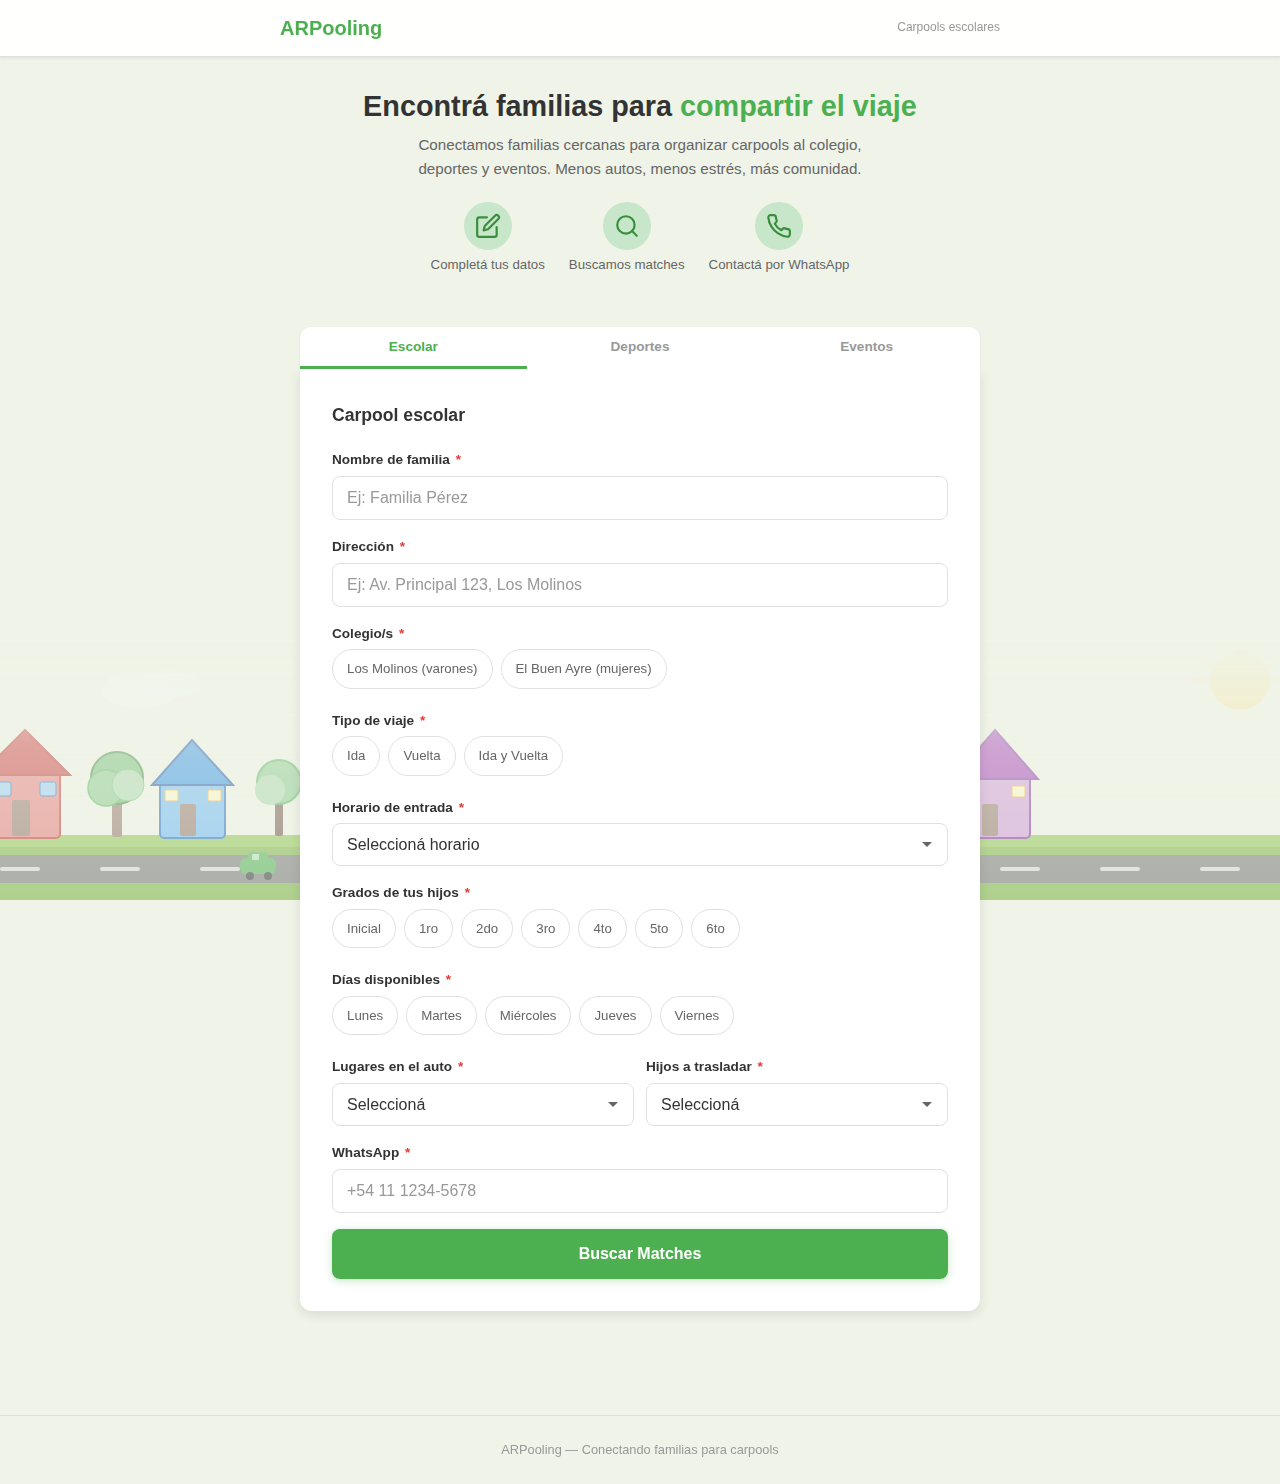
<file: index.html>
<!DOCTYPE html>
<html lang="es">
<head>
  <meta charset="UTF-8">
  <meta name="viewport" content="width=device-width, initial-scale=1.0">
  <title>ARPooling - Carpools Escolares</title>
  <link rel="icon" href="data:image/svg+xml,<svg xmlns='http://www.w3.org/2000/svg' viewBox='0 0 100 100'><rect rx='18' width='80' height='45' x='10' y='35' fill='%234CAF50'/><rect rx='10' width='50' height='30' x='20' y='12' fill='%234CAF50'/><circle cx='28' cy='82' r='10' fill='%23333'/><circle cx='72' cy='82' r='10' fill='%23333'/><rect x='25' y='18' width='18' height='16' rx='3' fill='%23fff' opacity='.7'/><rect x='48' y='18' width='18' height='16' rx='3' fill='%23fff' opacity='.7'/></svg>">
  <link rel="stylesheet" href="styles.css">
</head>
<body>

  <!-- Navbar -->
  <nav class="navbar">
    <div class="navbar-content">
      <a href="index.html" class="navbar-brand">ARPooling</a>
      <span class="navbar-tagline">Carpools escolares</span>
    </div>
  </nav>

  <!-- Hero -->
  <section class="hero">
    <h1>Encontrá familias para <span>compartir el viaje</span></h1>
    <p>Conectamos familias cercanas para organizar carpools al colegio, deportes y eventos. Menos autos, menos estrés, más comunidad.</p>
    <div class="hero-steps">
      <div class="hero-step">
        <div class="hero-step-icon hero-step-1"></div>
        <span>Completá tus datos</span>
      </div>
      <div class="hero-step">
        <div class="hero-step-icon hero-step-2"></div>
        <span>Buscamos matches</span>
      </div>
      <div class="hero-step">
        <div class="hero-step-icon hero-step-3"></div>
        <span>Contactá por WhatsApp</span>
      </div>
    </div>
  </section>

  <!-- Tabs -->
  <div class="container">
    <div class="tabs">
      <button class="tab-btn active" data-tab="escolar">Escolar</button>
      <button class="tab-btn" data-tab="deportes">Deportes</button>
      <button class="tab-btn" data-tab="eventos">Eventos</button>
    </div>

    <!-- ================================ -->
    <!-- TAB: ESCOLAR                     -->
    <!-- ================================ -->
    <div id="tab-escolar" class="tab-panel active">
      <form id="formEscolar" class="card" novalidate>
        <h2 class="card-title">Carpool escolar</h2>

        <!-- Nombre -->
        <div class="form-group">
          <label for="esc-nombre">Nombre de familia <span class="required">*</span></label>
          <input type="text" id="esc-nombre" class="form-input" placeholder="Ej: Familia Pérez" autocomplete="off">
          <div id="esc-nombre-error" class="form-error"></div>
        </div>

        <!-- Dirección -->
        <div class="form-group">
          <label for="esc-direccion">Dirección <span class="required">*</span></label>
          <input type="text" id="esc-direccion" class="form-input" placeholder="Ej: Av. Principal 123, Los Molinos" autocomplete="off">
          <div id="esc-direccion-error" class="form-error"></div>
        </div>

        <!-- Colegios -->
        <div class="form-group">
          <label>Colegio/s <span class="required">*</span></label>
          <div class="checkbox-group" id="esc-colegios">
            <div class="checkbox-chip">
              <input type="checkbox" id="col-los-molinos" name="colegios" value="los_molinos">
              <label for="col-los-molinos">Los Molinos (varones)</label>
            </div>
            <div class="checkbox-chip">
              <input type="checkbox" id="col-el-buen-ayre" name="colegios" value="el_buen_ayre">
              <label for="col-el-buen-ayre">El Buen Ayre (mujeres)</label>
            </div>
          </div>
          <div id="esc-colegios-error" class="form-error"></div>
        </div>

        <!-- Tipo de viaje -->
        <div class="form-group">
          <label>Tipo de viaje <span class="required">*</span></label>
          <div class="radio-group" id="esc-tipo-viaje">
            <div class="radio-chip">
              <input type="radio" id="tipo-ida" name="tipoViaje" value="ida">
              <label for="tipo-ida">Ida</label>
            </div>
            <div class="radio-chip">
              <input type="radio" id="tipo-vuelta" name="tipoViaje" value="vuelta">
              <label for="tipo-vuelta">Vuelta</label>
            </div>
            <div class="radio-chip">
              <input type="radio" id="tipo-ambos" name="tipoViaje" value="ida_y_vuelta">
              <label for="tipo-ambos">Ida y Vuelta</label>
            </div>
          </div>
          <div id="esc-tipo-viaje-error" class="form-error"></div>
        </div>

        <!-- Horario de entrada -->
        <div class="form-group" id="grupo-horario-entrada">
          <label for="esc-horario-entrada">Horario de entrada <span class="required">*</span></label>
          <select id="esc-horario-entrada" class="form-select">
            <option value="">Seleccioná horario</option>
            <option value="7:30 AM">7:30 AM</option>
            <option value="7:45 AM">7:45 AM</option>
            <option value="8:00 AM">8:00 AM</option>
            <option value="8:15 AM">8:15 AM</option>
            <option value="8:30 AM">8:30 AM</option>
          </select>
          <div id="esc-horario-entrada-error" class="form-error"></div>
        </div>

        <!-- Horario de salida -->
        <div class="form-group hidden" id="grupo-horario-salida">
          <label for="esc-horario-salida">Horario de salida <span class="required">*</span></label>
          <select id="esc-horario-salida" class="form-select">
            <option value="">Seleccioná horario</option>
            <option value="3:45 PM">3:45 PM</option>
            <option value="4:00 PM">4:00 PM</option>
            <option value="4:15 PM">4:15 PM</option>
            <option value="4:30 PM">4:30 PM</option>
          </select>
          <div id="esc-horario-salida-error" class="form-error"></div>
        </div>

        <!-- Grados -->
        <div class="form-group">
          <label>Grados de tus hijos <span class="required">*</span></label>
          <div class="checkbox-group" id="esc-grados">
            <div class="checkbox-chip"><input type="checkbox" id="grado-0" name="grados" value="0"><label for="grado-0">Inicial</label></div>
            <div class="checkbox-chip"><input type="checkbox" id="grado-1" name="grados" value="1"><label for="grado-1">1ro</label></div>
            <div class="checkbox-chip"><input type="checkbox" id="grado-2" name="grados" value="2"><label for="grado-2">2do</label></div>
            <div class="checkbox-chip"><input type="checkbox" id="grado-3" name="grados" value="3"><label for="grado-3">3ro</label></div>
            <div class="checkbox-chip"><input type="checkbox" id="grado-4" name="grados" value="4"><label for="grado-4">4to</label></div>
            <div class="checkbox-chip"><input type="checkbox" id="grado-5" name="grados" value="5"><label for="grado-5">5to</label></div>
            <div class="checkbox-chip"><input type="checkbox" id="grado-6" name="grados" value="6"><label for="grado-6">6to</label></div>
          </div>
          <div id="esc-grados-error" class="form-error"></div>
        </div>

        <!-- Días -->
        <div class="form-group">
          <label>Días disponibles <span class="required">*</span></label>
          <div class="checkbox-group" id="esc-dias">
            <div class="checkbox-chip"><input type="checkbox" id="esc-dia-1" name="dias" value="1"><label for="esc-dia-1">Lunes</label></div>
            <div class="checkbox-chip"><input type="checkbox" id="esc-dia-2" name="dias" value="2"><label for="esc-dia-2">Martes</label></div>
            <div class="checkbox-chip"><input type="checkbox" id="esc-dia-3" name="dias" value="3"><label for="esc-dia-3">Miércoles</label></div>
            <div class="checkbox-chip"><input type="checkbox" id="esc-dia-4" name="dias" value="4"><label for="esc-dia-4">Jueves</label></div>
            <div class="checkbox-chip"><input type="checkbox" id="esc-dia-5" name="dias" value="5"><label for="esc-dia-5">Viernes</label></div>
          </div>
          <div id="esc-dias-error" class="form-error"></div>
        </div>

        <!-- Lugares en auto -->
        <div class="form-row">
          <div class="form-group form-half">
            <label for="esc-lugares">Lugares en el auto <span class="required">*</span></label>
            <select id="esc-lugares" class="form-select">
              <option value="">Seleccioná</option>
              <option value="1">1 lugar</option>
              <option value="2">2 lugares</option>
              <option value="3">3 lugares</option>
              <option value="4">4 lugares</option>
              <option value="5">5 lugares</option>
            </select>
            <div id="esc-lugares-error" class="form-error"></div>
          </div>
          <div class="form-group form-half">
            <label for="esc-hijos">Hijos a trasladar <span class="required">*</span></label>
            <select id="esc-hijos" class="form-select">
              <option value="">Seleccioná</option>
              <option value="1">1 hijo</option>
              <option value="2">2 hijos</option>
              <option value="3">3 hijos</option>
              <option value="4">4 hijos</option>
            </select>
            <div id="esc-hijos-error" class="form-error"></div>
          </div>
        </div>

        <!-- WhatsApp -->
        <div class="form-group">
          <label for="esc-whatsapp">WhatsApp <span class="required">*</span></label>
          <input type="tel" id="esc-whatsapp" class="form-input" placeholder="+54 11 1234-5678" autocomplete="off">
          <div id="esc-whatsapp-error" class="form-error"></div>
        </div>

        <button type="submit" class="btn btn-primary">Buscar Matches</button>
      </form>
    </div>

    <!-- ================================ -->
    <!-- TAB: DEPORTES                    -->
    <!-- ================================ -->
    <div id="tab-deportes" class="tab-panel">
      <form id="formDeportes" class="card" novalidate>
        <h2 class="card-title">Carpool deportivo</h2>

        <!-- Nombre -->
        <div class="form-group">
          <label for="dep-nombre">Nombre de familia <span class="required">*</span></label>
          <input type="text" id="dep-nombre" class="form-input" placeholder="Ej: Familia Pérez" autocomplete="off">
          <div id="dep-nombre-error" class="form-error"></div>
        </div>

        <!-- Dirección -->
        <div class="form-group">
          <label for="dep-direccion">Dirección <span class="required">*</span></label>
          <input type="text" id="dep-direccion" class="form-input" placeholder="Ej: Av. Principal 123" autocomplete="off">
          <div id="dep-direccion-error" class="form-error"></div>
        </div>

        <!-- Deportes -->
        <div class="form-group">
          <label>Deporte/s <span class="required">*</span></label>
          <div class="checkbox-group" id="dep-deportes">
            <div class="checkbox-chip"><input type="checkbox" id="dep-futbol" name="deportes" value="futbol"><label for="dep-futbol">Fútbol</label></div>
            <div class="checkbox-chip"><input type="checkbox" id="dep-hockey" name="deportes" value="hockey"><label for="dep-hockey">Hockey</label></div>
            <div class="checkbox-chip"><input type="checkbox" id="dep-tenis" name="deportes" value="tenis"><label for="dep-tenis">Tenis</label></div>
            <div class="checkbox-chip"><input type="checkbox" id="dep-rugby" name="deportes" value="rugby"><label for="dep-rugby">Rugby</label></div>
            <div class="checkbox-chip"><input type="checkbox" id="dep-natacion" name="deportes" value="natacion"><label for="dep-natacion">Natación</label></div>
            <div class="checkbox-chip"><input type="checkbox" id="dep-otro" name="deportes" value="otro"><label for="dep-otro">Otro</label></div>
          </div>
          <div id="dep-deportes-error" class="form-error"></div>
        </div>

        <!-- Día -->
        <div class="form-group">
          <label for="dep-dia">Día <span class="required">*</span></label>
          <select id="dep-dia" class="form-select">
            <option value="">Seleccioná un día</option>
            <option value="Lunes">Lunes</option>
            <option value="Martes">Martes</option>
            <option value="Miércoles">Miércoles</option>
            <option value="Jueves">Jueves</option>
            <option value="Viernes">Viernes</option>
            <option value="Sábado">Sábado</option>
            <option value="Domingo">Domingo</option>
          </select>
          <div id="dep-dia-error" class="form-error"></div>
        </div>

        <!-- Horario -->
        <div class="form-group">
          <label for="dep-horario">Horario <span class="required">*</span></label>
          <select id="dep-horario" class="form-select">
            <option value="">Seleccioná horario</option>
            <option value="8:00 AM">8:00 AM</option>
            <option value="8:30 AM">8:30 AM</option>
            <option value="9:00 AM">9:00 AM</option>
            <option value="9:30 AM">9:30 AM</option>
            <option value="10:00 AM">10:00 AM</option>
            <option value="10:30 AM">10:30 AM</option>
            <option value="11:00 AM">11:00 AM</option>
            <option value="11:30 AM">11:30 AM</option>
            <option value="12:00 PM">12:00 PM</option>
            <option value="12:30 PM">12:30 PM</option>
            <option value="1:00 PM">1:00 PM</option>
            <option value="1:30 PM">1:30 PM</option>
            <option value="2:00 PM">2:00 PM</option>
            <option value="2:30 PM">2:30 PM</option>
            <option value="3:00 PM">3:00 PM</option>
            <option value="3:30 PM">3:30 PM</option>
            <option value="4:00 PM">4:00 PM</option>
            <option value="4:30 PM">4:30 PM</option>
            <option value="5:00 PM">5:00 PM</option>
            <option value="5:30 PM">5:30 PM</option>
            <option value="6:00 PM">6:00 PM</option>
          </select>
          <div id="dep-horario-error" class="form-error"></div>
        </div>

        <!-- Lugares / Hijos -->
        <div class="form-row">
          <div class="form-group form-half">
            <label for="dep-lugares">Lugares en el auto <span class="required">*</span></label>
            <select id="dep-lugares" class="form-select">
              <option value="">Seleccioná</option>
              <option value="1">1 lugar</option>
              <option value="2">2 lugares</option>
              <option value="3">3 lugares</option>
              <option value="4">4 lugares</option>
              <option value="5">5 lugares</option>
            </select>
            <div id="dep-lugares-error" class="form-error"></div>
          </div>
          <div class="form-group form-half">
            <label for="dep-hijos">Hijos a trasladar <span class="required">*</span></label>
            <select id="dep-hijos" class="form-select">
              <option value="">Seleccioná</option>
              <option value="1">1 hijo</option>
              <option value="2">2 hijos</option>
              <option value="3">3 hijos</option>
              <option value="4">4 hijos</option>
            </select>
            <div id="dep-hijos-error" class="form-error"></div>
          </div>
        </div>

        <!-- WhatsApp -->
        <div class="form-group">
          <label for="dep-whatsapp">WhatsApp <span class="required">*</span></label>
          <input type="tel" id="dep-whatsapp" class="form-input" placeholder="+54 11 1234-5678" autocomplete="off">
          <div id="dep-whatsapp-error" class="form-error"></div>
        </div>

        <button type="submit" class="btn btn-primary">Buscar Matches</button>
      </form>
    </div>

    <!-- ================================ -->
    <!-- TAB: EVENTOS                     -->
    <!-- ================================ -->
    <div id="tab-eventos" class="tab-panel">
      <form id="formEventos" class="card" novalidate>
        <h2 class="card-title">Carpool para evento</h2>

        <!-- Nombre -->
        <div class="form-group">
          <label for="evt-nombre">Nombre de familia <span class="required">*</span></label>
          <input type="text" id="evt-nombre" class="form-input" placeholder="Ej: Familia Pérez" autocomplete="off">
          <div id="evt-nombre-error" class="form-error"></div>
        </div>

        <!-- Dirección -->
        <div class="form-group">
          <label for="evt-direccion">Dirección de tu casa <span class="required">*</span></label>
          <input type="text" id="evt-direccion" class="form-input" placeholder="Ej: Av. Principal 123" autocomplete="off">
          <div id="evt-direccion-error" class="form-error"></div>
        </div>

        <!-- Fecha -->
        <div class="form-group">
          <label for="evt-fecha">Fecha del evento <span class="required">*</span></label>
          <input type="date" id="evt-fecha" class="form-input">
          <div id="evt-fecha-error" class="form-error"></div>
        </div>

        <!-- Horario -->
        <div class="form-group">
          <label for="evt-horario">Horario del evento <span class="required">*</span></label>
          <select id="evt-horario" class="form-select">
            <option value="">Seleccioná horario</option>
            <option value="12:00 PM">12:00 PM</option>
            <option value="12:30 PM">12:30 PM</option>
            <option value="1:00 PM">1:00 PM</option>
            <option value="1:30 PM">1:30 PM</option>
            <option value="2:00 PM">2:00 PM</option>
            <option value="2:30 PM">2:30 PM</option>
            <option value="3:00 PM">3:00 PM</option>
            <option value="3:30 PM">3:30 PM</option>
            <option value="4:00 PM">4:00 PM</option>
            <option value="4:30 PM">4:30 PM</option>
            <option value="5:00 PM">5:00 PM</option>
            <option value="5:30 PM">5:30 PM</option>
            <option value="6:00 PM">6:00 PM</option>
            <option value="6:30 PM">6:30 PM</option>
            <option value="7:00 PM">7:00 PM</option>
          </select>
          <div id="evt-horario-error" class="form-error"></div>
        </div>

        <!-- Descripción -->
        <div class="form-group">
          <label for="evt-descripcion">Descripción breve <span class="required">*</span></label>
          <input type="text" id="evt-descripcion" class="form-input" placeholder='Ej: Cumple de Sofi' autocomplete="off">
          <div id="evt-descripcion-error" class="form-error"></div>
        </div>

        <!-- Lugares / Hijos -->
        <div class="form-row">
          <div class="form-group form-half">
            <label for="evt-lugares">Lugares en el auto <span class="required">*</span></label>
            <select id="evt-lugares" class="form-select">
              <option value="">Seleccioná</option>
              <option value="1">1 lugar</option>
              <option value="2">2 lugares</option>
              <option value="3">3 lugares</option>
              <option value="4">4 lugares</option>
              <option value="5">5 lugares</option>
            </select>
            <div id="evt-lugares-error" class="form-error"></div>
          </div>
          <div class="form-group form-half">
            <label for="evt-hijos">Hijos a trasladar <span class="required">*</span></label>
            <select id="evt-hijos" class="form-select">
              <option value="">Seleccioná</option>
              <option value="1">1 hijo</option>
              <option value="2">2 hijos</option>
              <option value="3">3 hijos</option>
              <option value="4">4 hijos</option>
            </select>
            <div id="evt-hijos-error" class="form-error"></div>
          </div>
        </div>

        <!-- WhatsApp -->
        <div class="form-group">
          <label for="evt-whatsapp">WhatsApp <span class="required">*</span></label>
          <input type="tel" id="evt-whatsapp" class="form-input" placeholder="+54 11 1234-5678" autocomplete="off">
          <div id="evt-whatsapp-error" class="form-error"></div>
        </div>

        <button type="submit" class="btn btn-primary">Buscar Matches</button>
      </form>
    </div>
  </div>

  <!-- Footer -->
  <footer class="footer">
    ARPooling &mdash; Conectando familias para carpools
  </footer>

  <!-- Loading overlay -->
  <div id="loadingOverlay" class="loading-overlay">
    <div class="spinner"></div>
    <span class="loading-text">Buscando familias compatibles...</span>
  </div>

  <script src="script.js"></script>
</body>
</html>
</file>
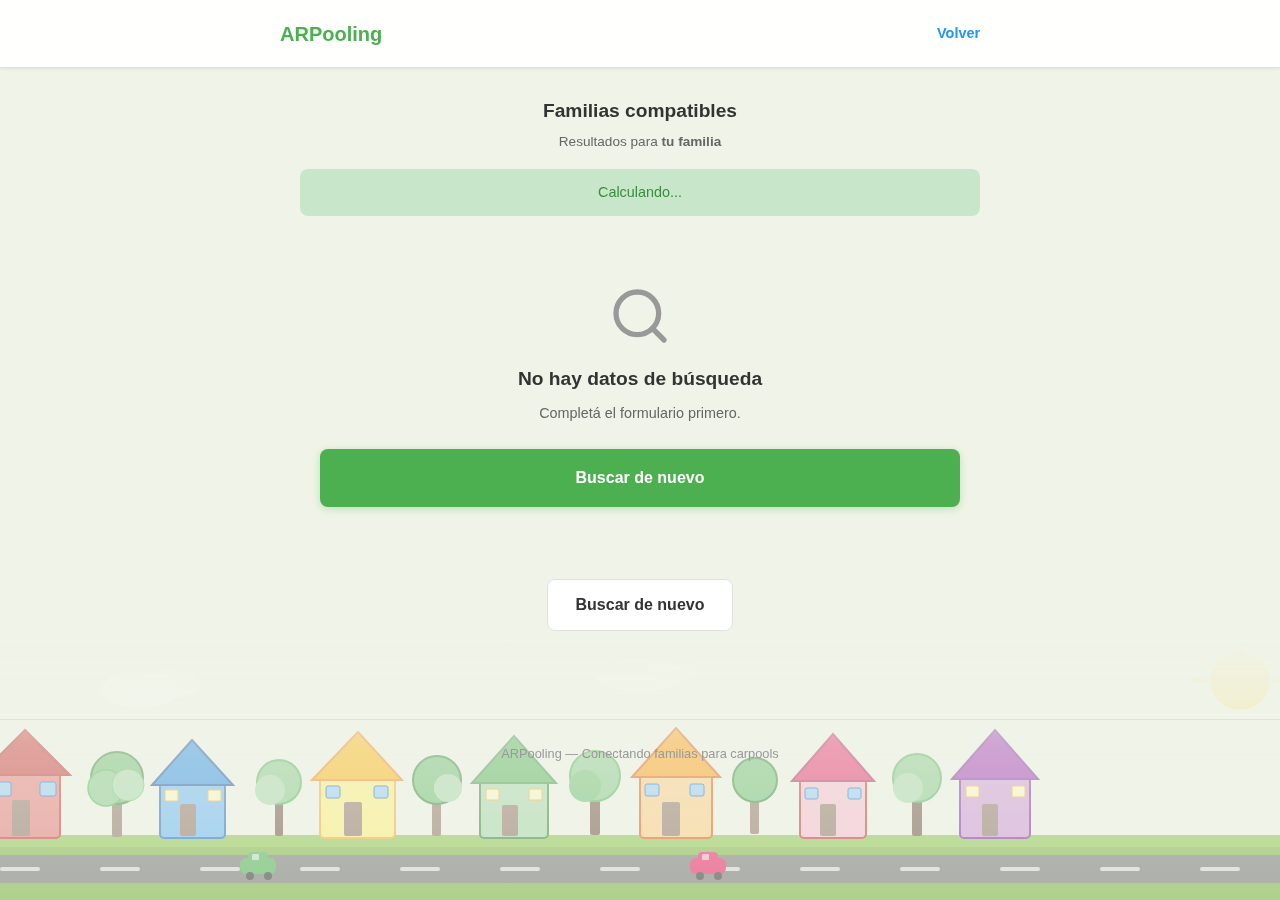
<file: results.html>
<!DOCTYPE html>
<html lang="es">
<head>
  <meta charset="UTF-8">
  <meta name="viewport" content="width=device-width, initial-scale=1.0">
  <title>Resultados - ARPooling</title>
  <link rel="icon" href="data:image/svg+xml,<svg xmlns='http://www.w3.org/2000/svg' viewBox='0 0 100 100'><rect rx='18' width='80' height='45' x='10' y='35' fill='%234CAF50'/><rect rx='10' width='50' height='30' x='20' y='12' fill='%234CAF50'/><circle cx='28' cy='82' r='10' fill='%23333'/><circle cx='72' cy='82' r='10' fill='%23333'/><rect x='25' y='18' width='18' height='16' rx='3' fill='%23fff' opacity='.7'/><rect x='48' y='18' width='18' height='16' rx='3' fill='%23fff' opacity='.7'/></svg>">
  <link rel="stylesheet" href="styles.css">
</head>
<body>

  <nav class="navbar">
    <div class="navbar-content">
      <a href="index.html" class="navbar-brand">ARPooling</a>
      <a href="index.html" class="btn btn-back">Volver</a>
    </div>
  </nav>

  <div class="container">
    <div class="results-header">
      <h1>Familias compatibles</h1>
      <p>Resultados <span id="tabLabel"></span> para <strong id="userName">tu familia</strong></p>
    </div>

    <div id="resultsSummary" class="results-summary">
      Calculando...
    </div>

    <div id="resultsContainer"></div>

    <div style="text-align: center; margin-top: 24px;">
      <a href="index.html" class="btn btn-secondary">Buscar de nuevo</a>
    </div>
  </div>

  <footer class="footer">
    ARPooling — Conectando familias para carpools
  </footer>

  <script src="script.js"></script>
</body>
</html>
</file>
<file: styles.css>
/* ============================================
   ARPooling - Estilos principales
   ============================================ */

*, *::before, *::after { box-sizing: border-box; margin: 0; padding: 0; }

:root {
  --color-primary: #4CAF50;
  --color-primary-dark: #388E3C;
  --color-primary-light: #C8E6C9;
  --color-secondary: #2196F3;
  --color-secondary-dark: #1976D2;
  --color-bg: #f0f4e8;
  --color-bg-white: #ffffff;
  --color-text: #333333;
  --color-text-light: #666666;
  --color-text-muted: #999999;
  --color-border: #e0e0e0;
  --color-success: #4CAF50;
  --color-warning: #FFC107;
  --color-orange: #FF9800;
  --color-whatsapp: #25D366;
  --shadow-sm: 0 1px 3px rgba(0,0,0,0.08);
  --shadow-md: 0 4px 12px rgba(0,0,0,0.1);
  --shadow-lg: 0 8px 24px rgba(0,0,0,0.12);
  --radius-sm: 8px;
  --radius-md: 12px;
  --font-family: -apple-system, BlinkMacSystemFont, 'Segoe UI', Roboto, Oxygen, Ubuntu, sans-serif;
  --max-width: 720px;
  --transition: 0.2s ease;
}

body {
  font-family: var(--font-family);
  background: var(--color-bg);
  color: var(--color-text);
  line-height: 1.6;
  min-height: 100vh;
  position: relative;
  -webkit-text-size-adjust: 100%;
}

/* ============================================
   Child-drawn street background illustration
   ============================================ */
body::before {
  content: "";
  position: fixed;
  bottom: 0;
  left: 0;
  width: 100%;
  height: 160px;
  pointer-events: none;
  z-index: 0;
  background-image: url("data:image/svg+xml,%3Csvg xmlns='http://www.w3.org/2000/svg' viewBox='0 0 1400 260' preserveAspectRatio='xMidYMax slice'%3E%3C!-- Sky gradient at top --%3E%3Cdefs%3E%3ClinearGradient id='skyFade' x1='0' y1='0' x2='0' y2='1'%3E%3Cstop offset='0%25' stop-color='%23f0f4e8' stop-opacity='1'/%3E%3Cstop offset='40%25' stop-color='%23f0f4e8' stop-opacity='0.3'/%3E%3Cstop offset='100%25' stop-color='%23f0f4e8' stop-opacity='0'/%3E%3C/linearGradient%3E%3C/defs%3E%3C!-- Ground / grass --%3E%3Crect y='200' width='1400' height='60' fill='%237cb342' rx='0'/%3E%3Crect y='195' width='1400' height='12' fill='%238bc34a' rx='6'/%3E%3C!-- Road --%3E%3Crect y='215' width='1400' height='28' fill='%23757575' rx='2'/%3E%3Crect x='60' y='227' width='40' height='4' fill='%23fff' rx='2' opacity='0.7'/%3E%3Crect x='160' y='227' width='40' height='4' fill='%23fff' rx='2' opacity='0.7'/%3E%3Crect x='260' y='227' width='40' height='4' fill='%23fff' rx='2' opacity='0.7'/%3E%3Crect x='360' y='227' width='40' height='4' fill='%23fff' rx='2' opacity='0.7'/%3E%3Crect x='460' y='227' width='40' height='4' fill='%23fff' rx='2' opacity='0.7'/%3E%3Crect x='560' y='227' width='40' height='4' fill='%23fff' rx='2' opacity='0.7'/%3E%3Crect x='660' y='227' width='40' height='4' fill='%23fff' rx='2' opacity='0.7'/%3E%3Crect x='760' y='227' width='40' height='4' fill='%23fff' rx='2' opacity='0.7'/%3E%3Crect x='860' y='227' width='40' height='4' fill='%23fff' rx='2' opacity='0.7'/%3E%3Crect x='960' y='227' width='40' height='4' fill='%23fff' rx='2' opacity='0.7'/%3E%3Crect x='1060' y='227' width='40' height='4' fill='%23fff' rx='2' opacity='0.7'/%3E%3Crect x='1160' y='227' width='40' height='4' fill='%23fff' rx='2' opacity='0.7'/%3E%3Crect x='1260' y='227' width='40' height='4' fill='%23fff' rx='2' opacity='0.7'/%3E%3C!-- House 1 (red) --%3E%3Crect x='50' y='130' width='70' height='68' fill='%23e57373' rx='4' stroke='%23c62828' stroke-width='2'/%3E%3Cpolygon points='40,135 85,90 130,135' fill='%23c62828' stroke='%23b71c1c' stroke-width='2'/%3E%3Crect x='72' y='160' width='18' height='36' fill='%238d6e63' rx='2'/%3E%3Crect x='55' y='142' width='16' height='14' fill='%2390caf9' rx='2' stroke='%231565c0' stroke-width='1'/%3E%3Crect x='100' y='142' width='16' height='14' fill='%2390caf9' rx='2' stroke='%231565c0' stroke-width='1'/%3E%3C!-- House 2 (blue) --%3E%3Crect x='220' y='140' width='65' height='58' fill='%2364b5f6' rx='4' stroke='%231565c0' stroke-width='2'/%3E%3Cpolygon points='212,145 252,100 293,145' fill='%231e88e5' stroke='%230d47a1' stroke-width='2'/%3E%3Crect x='240' y='164' width='16' height='32' fill='%238d6e63' rx='2'/%3E%3Crect x='225' y='150' width='13' height='11' fill='%23fff9c4' rx='1' stroke='%23f9a825' stroke-width='1'/%3E%3Crect x='268' y='150' width='13' height='11' fill='%23fff9c4' rx='1' stroke='%23f9a825' stroke-width='1'/%3E%3C!-- Tree 1 --%3E%3Crect x='172' y='155' width='10' height='42' fill='%238d6e63' rx='2'/%3E%3Ccircle cx='177' cy='138' r='26' fill='%2366bb6a' stroke='%232e7d32' stroke-width='2'/%3E%3Ccircle cx='166' cy='148' r='18' fill='%2381c784' stroke='%234caf50' stroke-width='1.5'/%3E%3Ccircle cx='188' cy='145' r='16' fill='%23a5d6a7' stroke='%2366bb6a' stroke-width='1'/%3E%3C!-- House 3 (yellow) --%3E%3Crect x='380' y='135' width='75' height='63' fill='%23fff176' rx='4' stroke='%23f9a825' stroke-width='2'/%3E%3Cpolygon points='372,140 418,92 462,140' fill='%23ffb300' stroke='%23f57f17' stroke-width='2'/%3E%3Crect x='404' y='162' width='18' height='34' fill='%238d6e63' rx='2'/%3E%3Crect x='386' y='146' width='14' height='12' fill='%2390caf9' rx='2' stroke='%231565c0' stroke-width='1'/%3E%3Crect x='434' y='146' width='14' height='12' fill='%2390caf9' rx='2' stroke='%231565c0' stroke-width='1'/%3E%3C!-- Tree 2 --%3E%3Crect x='335' y='160' width='8' height='36' fill='%236d4c41' rx='2'/%3E%3Ccircle cx='339' cy='142' r='22' fill='%2381c784' stroke='%234caf50' stroke-width='2'/%3E%3Ccircle cx='330' cy='150' r='15' fill='%23a5d6a7'/%3E%3C!-- House 4 (green) --%3E%3Crect x='540' y='138' width='68' height='60' fill='%23a5d6a7' rx='4' stroke='%232e7d32' stroke-width='2'/%3E%3Cpolygon points='532,143 574,96 616,143' fill='%234caf50' stroke='%23388e3c' stroke-width='2'/%3E%3Crect x='562' y='165' width='16' height='31' fill='%238d6e63' rx='2'/%3E%3Crect x='546' y='149' width='13' height='11' fill='%23fff9c4' rx='1' stroke='%23f9a825' stroke-width='1'/%3E%3Crect x='589' y='149' width='13' height='11' fill='%23fff9c4' rx='1' stroke='%23f9a825' stroke-width='1'/%3E%3C!-- Tree 3 --%3E%3Crect x='492' y='158' width='9' height='38' fill='%238d6e63' rx='2'/%3E%3Ccircle cx='497' cy='140' r='24' fill='%2366bb6a' stroke='%232e7d32' stroke-width='2'/%3E%3Ccircle cx='508' cy='148' r='14' fill='%23a5d6a7'/%3E%3C!-- House 5 (orange) --%3E%3Crect x='700' y='132' width='72' height='66' fill='%23ffcc80' rx='4' stroke='%23e65100' stroke-width='2'/%3E%3Cpolygon points='692,137 736,88 780,137' fill='%23ff9800' stroke='%23e65100' stroke-width='2'/%3E%3Crect x='722' y='162' width='18' height='34' fill='%238d6e63' rx='2'/%3E%3Crect x='705' y='144' width='14' height='12' fill='%2390caf9' rx='2' stroke='%231565c0' stroke-width='1'/%3E%3Crect x='750' y='144' width='14' height='12' fill='%2390caf9' rx='2' stroke='%231565c0' stroke-width='1'/%3E%3C!-- Tree 4 --%3E%3Crect x='650' y='155' width='10' height='40' fill='%236d4c41' rx='2'/%3E%3Ccircle cx='655' cy='136' r='25' fill='%2381c784' stroke='%234caf50' stroke-width='2'/%3E%3Ccircle cx='645' cy='146' r='16' fill='%2366bb6a'/%3E%3C!-- House 6 (pink) --%3E%3Crect x='860' y='136' width='66' height='62' fill='%23f8bbd0' rx='4' stroke='%23c62828' stroke-width='2'/%3E%3Cpolygon points='852,141 893,94 934,141' fill='%23e91e63' stroke='%23ad1457' stroke-width='2'/%3E%3Crect x='880' y='164' width='16' height='32' fill='%238d6e63' rx='2'/%3E%3Crect x='865' y='148' width='13' height='11' fill='%2390caf9' rx='2' stroke='%231565c0' stroke-width='1'/%3E%3Crect x='908' y='148' width='13' height='11' fill='%2390caf9' rx='2' stroke='%231565c0' stroke-width='1'/%3E%3C!-- Tree 5 --%3E%3Crect x='810' y='158' width='9' height='36' fill='%238d6e63' rx='2'/%3E%3Ccircle cx='815' cy='140' r='22' fill='%2366bb6a' stroke='%232e7d32' stroke-width='2'/%3E%3C!-- House 7 (purple) --%3E%3Crect x='1020' y='134' width='70' height='64' fill='%23ce93d8' rx='4' stroke='%237b1fa2' stroke-width='2'/%3E%3Cpolygon points='1012,139 1055,90 1098,139' fill='%239c27b0' stroke='%237b1fa2' stroke-width='2'/%3E%3Crect x='1042' y='164' width='16' height='32' fill='%238d6e63' rx='2'/%3E%3Crect x='1026' y='146' width='13' height='11' fill='%23fff9c4' rx='1' stroke='%23f9a825' stroke-width='1'/%3E%3Crect x='1072' y='146' width='13' height='11' fill='%23fff9c4' rx='1' stroke='%23f9a825' stroke-width='1'/%3E%3C!-- Tree 6 --%3E%3Crect x='972' y='156' width='10' height='40' fill='%236d4c41' rx='2'/%3E%3Ccircle cx='977' cy='138' r='24' fill='%2381c784' stroke='%234caf50' stroke-width='2'/%3E%3Ccircle cx='968' cy='148' r='15' fill='%23a5d6a7'/%3E%3C!-- Small car on road --%3E%3Crect x='300' y='218' width='36' height='16' fill='%234caf50' rx='6'/%3E%3Crect x='308' y='212' width='20' height='10' fill='%234caf50' rx='4'/%3E%3Ccircle cx='310' cy='236' r='4' fill='%23333'/%3E%3Ccircle cx='328' cy='236' r='4' fill='%23333'/%3E%3Crect x='312' y='214' width='7' height='6' rx='1' fill='%23fff' opacity='0.6'/%3E%3C!-- Small car 2 on road --%3E%3Crect x='750' y='218' width='36' height='16' fill='%23e91e63' rx='6'/%3E%3Crect x='758' y='212' width='20' height='10' fill='%23e91e63' rx='4'/%3E%3Ccircle cx='760' cy='236' r='4' fill='%23333'/%3E%3Ccircle cx='778' cy='236' r='4' fill='%23333'/%3E%3Crect x='762' y='214' width='7' height='6' rx='1' fill='%23fff' opacity='0.6'/%3E%3C!-- Sun --%3E%3Ccircle cx='1300' cy='40' r='30' fill='%23ffd54f' opacity='0.6'/%3E%3Cline x1='1300' y1='2' x2='1300' y2='18' stroke='%23ffd54f' stroke-width='3' stroke-linecap='round' opacity='0.5'/%3E%3Cline x1='1340' y1='18' x2='1328' y2='28' stroke='%23ffd54f' stroke-width='3' stroke-linecap='round' opacity='0.5'/%3E%3Cline x1='1348' y1='40' x2='1335' y2='40' stroke='%23ffd54f' stroke-width='3' stroke-linecap='round' opacity='0.5'/%3E%3Cline x1='1260' y1='18' x2='1272' y2='28' stroke='%23ffd54f' stroke-width='3' stroke-linecap='round' opacity='0.5'/%3E%3Cline x1='1252' y1='40' x2='1265' y2='40' stroke='%23ffd54f' stroke-width='3' stroke-linecap='round' opacity='0.5'/%3E%3C!-- Clouds --%3E%3Cellipse cx='200' cy='50' rx='40' ry='18' fill='%23fff' opacity='0.45'/%3E%3Cellipse cx='230' cy='44' rx='30' ry='14' fill='%23fff' opacity='0.35'/%3E%3Cellipse cx='700' cy='35' rx='45' ry='16' fill='%23fff' opacity='0.4'/%3E%3Cellipse cx='735' cy='30' rx='28' ry='12' fill='%23fff' opacity='0.3'/%3E%3C!-- Fade overlay to blend with body bg --%3E%3Crect y='0' width='1400' height='260' fill='url(%23skyFade)'/%3E%3C/svg%3E");
  background-size: cover;
  background-position: bottom center;
  background-repeat: no-repeat;
  opacity: 0.55;
}

/* Ensure content sits above background */
.navbar, .hero, .container, .footer, .loading-overlay {
  position: relative;
  z-index: 1;
}

/* --- Navbar --- */
.navbar { background: rgba(255,255,255,0.95); backdrop-filter: blur(8px); -webkit-backdrop-filter: blur(8px); border-bottom: 1px solid var(--color-border); padding: 10px 14px; position: sticky; top: 0; z-index: 100; box-shadow: var(--shadow-sm); }
.navbar-content { max-width: var(--max-width); margin: 0 auto; display: flex; align-items: center; justify-content: space-between; }
.navbar-brand { font-size: 1.1rem; font-weight: 700; color: var(--color-primary); text-decoration: none; display: flex; align-items: center; gap: 8px; }
.navbar-brand:hover { opacity: 0.85; }
.navbar-tagline { font-size: 0.75rem; color: var(--color-text-muted); display: none; }
@media (min-width: 480px) { .navbar-tagline { display: inline; } .navbar { padding: 12px 20px; } .navbar-brand { font-size: 1.25rem; } }

/* --- Container --- */
.container { max-width: var(--max-width); margin: 0 auto; padding: 12px 12px 32px; }

/* --- Hero --- */
.hero { text-align: center; padding: 20px 16px 16px; }
.hero h1 { font-size: 1.3rem; font-weight: 800; color: var(--color-text); margin-bottom: 8px; line-height: 1.25; }
.hero h1 span { color: var(--color-primary); }
.hero p { font-size: 0.85rem; color: var(--color-text-light); max-width: 500px; margin: 0 auto 14px; }
.hero-steps { display: flex; justify-content: center; gap: 16px; flex-wrap: wrap; margin-top: 12px; }
.hero-step { display: flex; flex-direction: column; align-items: center; gap: 4px; font-size: 0.75rem; color: var(--color-text-light); }

/* Hero step icons - SVG-based */
.hero-step-icon {
  width: 40px; height: 40px; border-radius: 50%;
  background: var(--color-primary-light);
  display: flex; align-items: center; justify-content: center;
  background-size: 22px 22px;
  background-repeat: no-repeat;
  background-position: center;
}
.hero-step-1 {
  background-image: url("data:image/svg+xml,%3Csvg xmlns='http://www.w3.org/2000/svg' viewBox='0 0 24 24' fill='none' stroke='%23388E3C' stroke-width='2' stroke-linecap='round' stroke-linejoin='round'%3E%3Cpath d='M11 4H4a2 2 0 0 0-2 2v14a2 2 0 0 0 2 2h14a2 2 0 0 0 2-2v-7'/%3E%3Cpath d='M18.5 2.5a2.121 2.121 0 0 1 3 3L12 15l-4 1 1-4 9.5-9.5z'/%3E%3C/svg%3E");
}
.hero-step-2 {
  background-image: url("data:image/svg+xml,%3Csvg xmlns='http://www.w3.org/2000/svg' viewBox='0 0 24 24' fill='none' stroke='%23388E3C' stroke-width='2' stroke-linecap='round' stroke-linejoin='round'%3E%3Ccircle cx='11' cy='11' r='8'/%3E%3Cline x1='21' y1='21' x2='16.65' y2='16.65'/%3E%3C/svg%3E");
}
.hero-step-3 {
  background-image: url("data:image/svg+xml,%3Csvg xmlns='http://www.w3.org/2000/svg' viewBox='0 0 24 24' fill='none' stroke='%23388E3C' stroke-width='2' stroke-linecap='round' stroke-linejoin='round'%3E%3Cpath d='M22 16.92v3a2 2 0 0 1-2.18 2 19.79 19.79 0 0 1-8.63-3.07 19.5 19.5 0 0 1-6-6 19.79 19.79 0 0 1-3.07-8.67A2 2 0 0 1 4.11 2h3a2 2 0 0 1 2 1.72c.127.96.361 1.903.7 2.81a2 2 0 0 1-.45 2.11L8.09 9.91a16 16 0 0 0 6 6l1.27-1.27a2 2 0 0 1 2.11-.45c.907.339 1.85.573 2.81.7A2 2 0 0 1 22 16.92z'/%3E%3C/svg%3E");
}

/* ============================================
   Match detail icons (SVG inline via CSS)
   ============================================ */
.match-detail-icon {
  width: 20px; height: 20px; flex-shrink: 0;
  display: inline-block;
  background-size: 16px 16px;
  background-repeat: no-repeat;
  background-position: center;
}
.icon-location {
  background-image: url("data:image/svg+xml,%3Csvg xmlns='http://www.w3.org/2000/svg' viewBox='0 0 24 24' fill='none' stroke='%234CAF50' stroke-width='2' stroke-linecap='round' stroke-linejoin='round'%3E%3Cpath d='M21 10c0 7-9 13-9 13s-9-6-9-13a9 9 0 0 1 18 0z'/%3E%3Ccircle cx='12' cy='10' r='3'/%3E%3C/svg%3E");
}
.icon-clock {
  background-image: url("data:image/svg+xml,%3Csvg xmlns='http://www.w3.org/2000/svg' viewBox='0 0 24 24' fill='none' stroke='%234CAF50' stroke-width='2' stroke-linecap='round' stroke-linejoin='round'%3E%3Ccircle cx='12' cy='12' r='10'/%3E%3Cpolyline points='12 6 12 12 16 14'/%3E%3C/svg%3E");
}
.icon-calendar {
  background-image: url("data:image/svg+xml,%3Csvg xmlns='http://www.w3.org/2000/svg' viewBox='0 0 24 24' fill='none' stroke='%234CAF50' stroke-width='2' stroke-linecap='round' stroke-linejoin='round'%3E%3Crect x='3' y='4' width='18' height='18' rx='2' ry='2'/%3E%3Cline x1='16' y1='2' x2='16' y2='6'/%3E%3Cline x1='8' y1='2' x2='8' y2='6'/%3E%3Cline x1='3' y1='10' x2='21' y2='10'/%3E%3C/svg%3E");
}
.icon-grade {
  background-image: url("data:image/svg+xml,%3Csvg xmlns='http://www.w3.org/2000/svg' viewBox='0 0 24 24' fill='none' stroke='%234CAF50' stroke-width='2' stroke-linecap='round' stroke-linejoin='round'%3E%3Cpath d='M2 3h6a4 4 0 0 1 4 4v14a3 3 0 0 0-3-3H2z'/%3E%3Cpath d='M22 3h-6a4 4 0 0 0-4 4v14a3 3 0 0 1 3-3h7z'/%3E%3C/svg%3E");
}
.icon-car {
  background-image: url("data:image/svg+xml,%3Csvg xmlns='http://www.w3.org/2000/svg' viewBox='0 0 24 24' fill='none' stroke='%234CAF50' stroke-width='2' stroke-linecap='round' stroke-linejoin='round'%3E%3Cpath d='M5 17h14M5 17a2 2 0 0 1-2-2V9a2 2 0 0 1 2-2h1l2-3h8l2 3h1a2 2 0 0 1 2 2v6a2 2 0 0 1-2 2'/%3E%3Ccircle cx='7.5' cy='17' r='2'/%3E%3Ccircle cx='16.5' cy='17' r='2'/%3E%3C/svg%3E");
}
.icon-kids {
  background-image: url("data:image/svg+xml,%3Csvg xmlns='http://www.w3.org/2000/svg' viewBox='0 0 24 24' fill='none' stroke='%234CAF50' stroke-width='2' stroke-linecap='round' stroke-linejoin='round'%3E%3Cpath d='M17 21v-2a4 4 0 0 0-4-4H5a4 4 0 0 0-4 4v2'/%3E%3Ccircle cx='9' cy='7' r='4'/%3E%3Cpath d='M23 21v-2a4 4 0 0 0-3-3.87'/%3E%3Cpath d='M16 3.13a4 4 0 0 1 0 7.75'/%3E%3C/svg%3E");
}

/* Empty state icon (search) */
.empty-state-icon {
  display: block;
  width: 64px; height: 64px;
  margin: 0 auto 16px;
  background-image: url("data:image/svg+xml,%3Csvg xmlns='http://www.w3.org/2000/svg' viewBox='0 0 24 24' fill='none' stroke='%23999' stroke-width='2' stroke-linecap='round' stroke-linejoin='round'%3E%3Ccircle cx='11' cy='11' r='8'/%3E%3Cline x1='21' y1='21' x2='16.65' y2='16.65'/%3E%3C/svg%3E");
  background-size: contain;
  background-repeat: no-repeat;
  background-position: center;
}

/* --- Tabs --- */
.tabs { display: flex; gap: 0; background: var(--color-bg-white); border-radius: var(--radius-md) var(--radius-md) 0 0; box-shadow: var(--shadow-sm); overflow: hidden; margin-bottom: 0; }
.tab-btn {
  flex: 1; padding: 12px 8px; border: none; background: var(--color-bg-white);
  font-size: 0.85rem; font-weight: 600; font-family: var(--font-family);
  color: var(--color-text-muted); cursor: pointer;
  border-bottom: 3px solid transparent;
  transition: all var(--transition);
}
.tab-btn:hover { color: var(--color-text); background: #fafafa; }
.tab-btn.active { color: var(--color-primary); border-bottom-color: var(--color-primary); background: var(--color-bg-white); }
.tab-panel { display: none; }
.tab-panel.active { display: block; }

/* --- Card --- */
.card { background: var(--color-bg-white); border-radius: 0 0 var(--radius-md) var(--radius-md); box-shadow: var(--shadow-md); padding: 20px 16px; margin-bottom: 16px; }
.card-title { font-size: 1.1rem; font-weight: 700; margin-bottom: 20px; display: flex; align-items: center; gap: 8px; }

/* --- Form --- */
.form-group { margin-bottom: 16px; }
.form-group label { display: block; font-size: 0.85rem; font-weight: 600; color: var(--color-text); margin-bottom: 5px; }
.form-group label .required { color: #e53935; margin-left: 2px; }
.form-group.hidden { display: none; }

.form-input, .form-select {
  width: 100%; padding: 12px 14px;
  border: 1.5px solid var(--color-border); border-radius: var(--radius-sm);
  font-size: 16px; font-family: var(--font-family); color: var(--color-text);
  background: var(--color-bg-white);
  transition: border-color var(--transition), box-shadow var(--transition);
  appearance: none; -webkit-appearance: none;
}
.form-input:focus, .form-select:focus { outline: none; border-color: var(--color-primary); box-shadow: 0 0 0 3px rgba(76,175,80,0.15); }
.form-input::placeholder { color: var(--color-text-muted); }
.form-select {
  background-image: url("data:image/svg+xml,%3Csvg xmlns='http://www.w3.org/2000/svg' width='12' height='12' viewBox='0 0 12 12'%3E%3Cpath fill='%23666' d='M6 8L1 3h10z'/%3E%3C/svg%3E");
  background-repeat: no-repeat; background-position: right 14px center; padding-right: 36px;
}

/* Form row (stacked on mobile, side-by-side on tablet+) */
.form-row { display: flex; flex-direction: column; gap: 0; }
.form-half { flex: 1; }

/* --- Checkbox & Radio Groups --- */
.checkbox-group, .radio-group { display: flex; flex-wrap: wrap; gap: 8px; }

.checkbox-chip, .radio-chip { position: relative; }
.checkbox-chip input[type="checkbox"],
.radio-chip input[type="radio"] { position: absolute; opacity: 0; width: 0; height: 0; }

.checkbox-chip label, .radio-chip label {
  display: inline-block; padding: 10px 16px;
  border: 1.5px solid var(--color-border); border-radius: 20px;
  font-size: 0.85rem; font-weight: 500; color: var(--color-text-light);
  cursor: pointer; transition: all var(--transition); user-select: none;
}
.checkbox-chip label:hover, .radio-chip label:hover { border-color: var(--color-primary); color: var(--color-primary); }
.checkbox-chip input:checked + label, .radio-chip input:checked + label {
  background: var(--color-primary); border-color: var(--color-primary); color: white;
}

/* --- Buttons --- */
.btn {
  display: inline-flex; align-items: center; justify-content: center; gap: 8px;
  padding: 12px 28px; border: none; border-radius: var(--radius-sm);
  font-size: 1rem; font-weight: 600; font-family: var(--font-family);
  cursor: pointer; transition: all var(--transition); text-decoration: none;
}
.btn-primary {
  background: var(--color-primary); color: white; width: 100%; padding: 16px 28px;
  font-size: 1rem; box-shadow: 0 2px 8px rgba(76,175,80,0.3);
}
.btn-primary:hover { background: var(--color-primary-dark); box-shadow: 0 4px 14px rgba(76,175,80,0.4); transform: translateY(-1px); }
.btn-primary:active { transform: translateY(0); }

.btn-secondary { background: var(--color-bg-white); color: var(--color-text); border: 1.5px solid var(--color-border); }
.btn-secondary:hover { background: var(--color-border); }

.btn-whatsapp {
  background: var(--color-whatsapp); color: white; padding: 14px 20px;
  font-size: 0.9rem; box-shadow: 0 2px 8px rgba(37,211,102,0.3);
}
.btn-whatsapp:hover { background: #1ebe57; box-shadow: 0 4px 14px rgba(37,211,102,0.4); transform: translateY(-1px); }
.btn-whatsapp:active { transform: translateY(0); }

.btn-back { background: transparent; color: var(--color-secondary); padding: 10px 20px; font-size: 0.9rem; }
.btn-back:hover { background: rgba(33,150,243,0.08); }

/* --- Loading --- */
.loading-overlay { display: none; position: fixed; top: 0; left: 0; width: 100%; height: 100%; background: rgba(255,255,255,0.85); z-index: 1000; align-items: center; justify-content: center; flex-direction: column; gap: 16px; }
.loading-overlay.active { display: flex; }
.spinner { width: 44px; height: 44px; border: 4px solid var(--color-primary-light); border-top-color: var(--color-primary); border-radius: 50%; animation: spin 0.8s linear infinite; }
@keyframes spin { to { transform: rotate(360deg); } }
.loading-text { font-size: 0.95rem; color: var(--color-text-light); font-weight: 500; }

/* --- Results --- */
.results-header { text-align: center; margin-bottom: 16px; }
.results-header h1 { font-size: 1.2rem; font-weight: 700; margin-bottom: 4px; }
.results-header p { color: var(--color-text-light); font-size: 0.85rem; }

.results-summary {
  display: flex; align-items: center; justify-content: center; gap: 8px;
  padding: 12px 20px; background: var(--color-primary-light); border-radius: var(--radius-sm);
  margin-bottom: 20px; font-size: 0.9rem; font-weight: 500; color: var(--color-primary-dark);
}

/* --- Match Cards --- */
.match-card {
  background: var(--color-bg-white); border-radius: var(--radius-md);
  box-shadow: var(--shadow-md); padding: 16px; margin-bottom: 12px;
  transition: box-shadow var(--transition), transform var(--transition);
  animation: fadeInUp 0.4s ease both;
}
.match-card:hover { box-shadow: var(--shadow-lg); transform: translateY(-2px); }
@keyframes fadeInUp { from { opacity: 0; transform: translateY(16px); } to { opacity: 1; transform: translateY(0); } }
.match-card:nth-child(2) { animation-delay: 0.05s; }
.match-card:nth-child(3) { animation-delay: 0.1s; }
.match-card:nth-child(4) { animation-delay: 0.15s; }
.match-card:nth-child(5) { animation-delay: 0.2s; }
.match-card:nth-child(6) { animation-delay: 0.25s; }

.match-card-header { display: flex; align-items: flex-start; justify-content: space-between; margin-bottom: 10px; gap: 8px; }
.match-card-name { font-size: 1rem; font-weight: 700; }

/* Badge row */
.match-card-badges { display: flex; flex-wrap: wrap; gap: 6px; margin-bottom: 14px; }

/* Score badge */
.badge-score { display: inline-flex; align-items: center; justify-content: center; min-width: 56px; padding: 6px 12px; border-radius: 20px; font-size: 0.9rem; font-weight: 700; color: white; }
.badge-score.score-high { background: var(--color-success); }
.badge-score.score-medium { background: var(--color-warning); color: var(--color-text); }
.badge-score.score-low { background: var(--color-orange); }

/* School badge */
.school-badge {
  display: inline-block; padding: 3px 10px; border-radius: 12px;
  font-size: 0.78rem; font-weight: 600;
  background: #E3F2FD; color: #1565C0;
}

/* Trip type badge */
.trip-badge {
  display: inline-block; padding: 3px 10px; border-radius: 12px;
  font-size: 0.78rem; font-weight: 600;
}
.trip-ida { background: #FFF3E0; color: #E65100; }
.trip-vuelta { background: #F3E5F5; color: #7B1FA2; }
.trip-ida_y_vuelta { background: #E8F5E9; color: #2E7D32; }

/* Sport badge */
.sport-badge {
  display: inline-block; padding: 3px 10px; border-radius: 12px;
  font-size: 0.78rem; font-weight: 600;
  background: #FFF8E1; color: #F57F17;
}

/* Event badge */
.event-badge {
  display: inline-block; padding: 3px 10px; border-radius: 12px;
  font-size: 0.78rem; font-weight: 600;
  background: #FCE4EC; color: #C62828;
}

/* Details */
.match-details { display: flex; flex-direction: column; gap: 6px; margin-bottom: 12px; }
.match-detail { display: flex; align-items: center; gap: 8px; font-size: 0.82rem; color: var(--color-text-light); }

/* Days */
.days-row { display: flex; gap: 5px; flex-wrap: wrap; }
.day-badge { display: inline-flex; align-items: center; justify-content: center; width: 28px; height: 28px; border-radius: 50%; font-size: 0.73rem; font-weight: 600; background: var(--color-bg); color: var(--color-text-muted); border: 1.5px solid var(--color-border); }
.day-badge.active { background: var(--color-secondary); color: white; border-color: var(--color-secondary); }

/* Grades */
.grade-badges { display: flex; gap: 5px; flex-wrap: wrap; }
.grade-badge { display: inline-block; padding: 2px 9px; border-radius: 12px; font-size: 0.78rem; font-weight: 500; background: var(--color-primary-light); color: var(--color-primary-dark); }

/* Actions */
.match-card-actions { display: flex; gap: 10px; padding-top: 14px; border-top: 1px solid var(--color-border); }
.match-card-actions .btn-whatsapp { flex: 1; }

/* --- Empty State --- */
.empty-state { text-align: center; padding: 48px 20px; }
.empty-state h2 { font-size: 1.2rem; font-weight: 600; margin-bottom: 8px; }
.empty-state p { color: var(--color-text-light); font-size: 0.9rem; margin-bottom: 24px; }

/* --- Footer --- */
.footer { text-align: center; padding: 24px 16px; color: var(--color-text-muted); font-size: 0.8rem; border-top: 1px solid var(--color-border); margin-top: 40px; }

/* --- Form Errors --- */
.form-input.error, .form-select.error { border-color: #e53935; }
.checkbox-group.error, .radio-group.error { outline: 2px solid #e53935; outline-offset: 4px; border-radius: 4px; }
.form-error { display: none; font-size: 0.8rem; color: #e53935; margin-top: 4px; }
.form-error.visible { display: block; }

/* --- Responsive (mobile-first: base is mobile, scale up) --- */

/* Tablets & small desktops */
@media (min-width: 480px) {
  .hero { padding: 28px 20px 20px; }
  .hero h1 { font-size: 1.5rem; }
  .hero p { font-size: 0.9rem; }
  .hero-steps { gap: 24px; }
  .hero-step { font-size: 0.83rem; }
  .hero-step-icon { width: 48px; height: 48px; background-size: 26px 26px; }
  .container { padding: 16px 16px 40px; }
  .card { padding: 24px 20px; }
  .form-row { flex-direction: row; gap: 12px; }
  .match-card { padding: 20px; margin-bottom: 16px; }
  .match-card-name { font-size: 1.1rem; }
  body::before { height: 220px; }
}

/* Desktop */
@media (min-width: 640px) {
  .hero { padding: 32px 20px 24px; }
  .hero h1 { font-size: 1.8rem; }
  .hero p { font-size: 0.95rem; margin-bottom: 20px; }
  .container { padding: 28px 20px 48px; }
  .card { padding: 32px; }
  body::before { height: 260px; }
  .checkbox-chip label, .radio-chip label { padding: 8px 14px; font-size: 0.83rem; }
}
</file>
